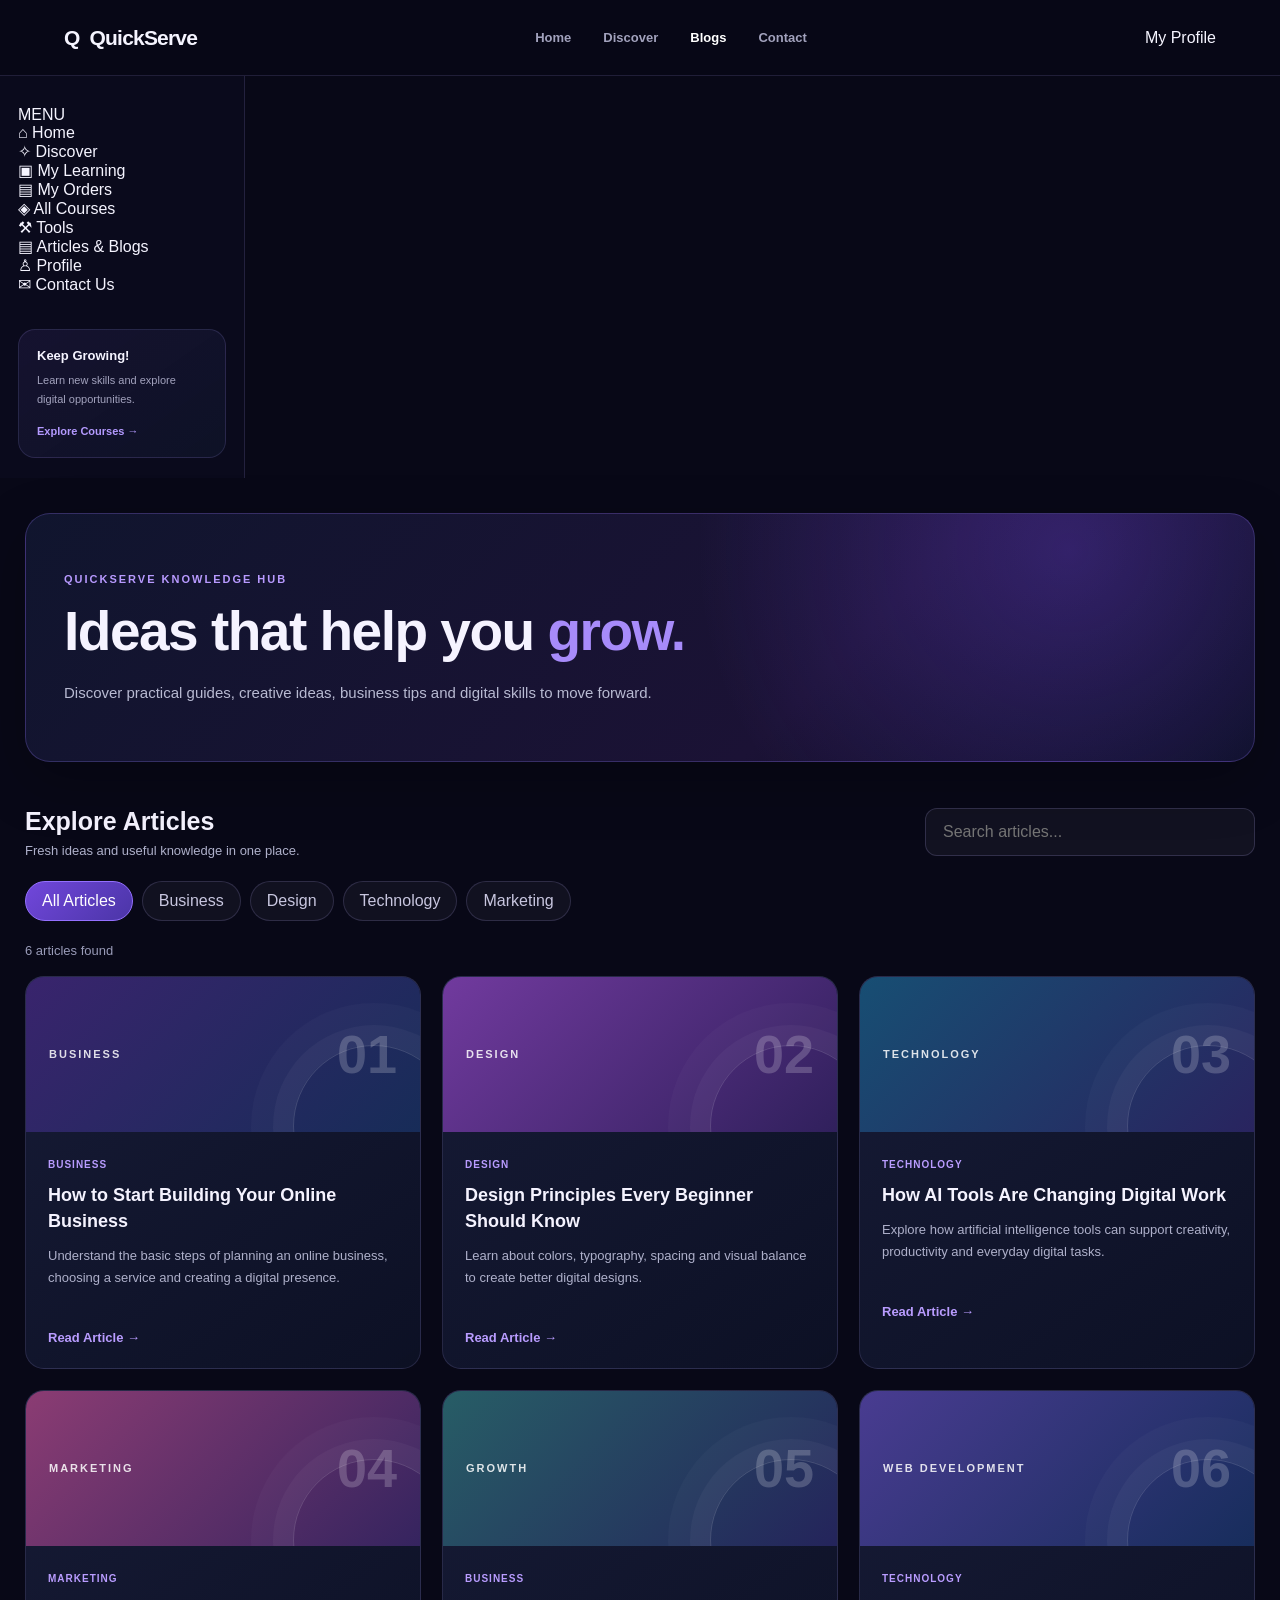
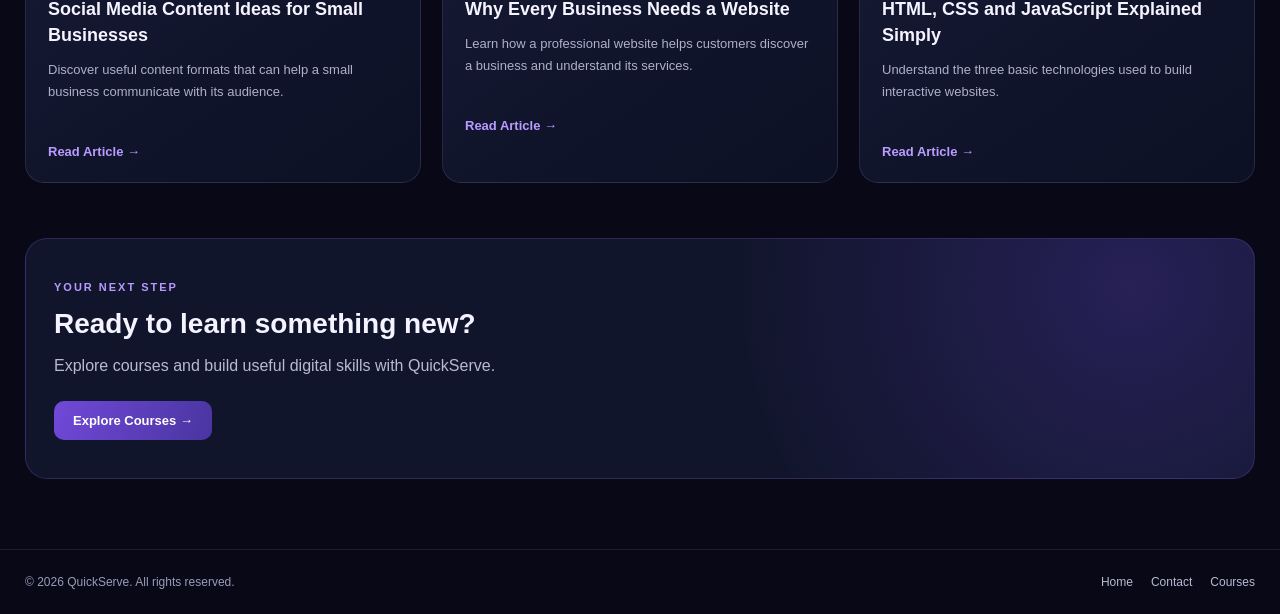
<file: blogs.html>
<!DOCTYPE html>
<html lang="en">
<head>
  <meta charset="UTF-8">
  <meta name="viewport" content="width=device-width, initial-scale=1.0">
  <meta name="description" content="Explore QuickServe articles, business tips, design guides and digital growth resources.">
  <title>Articles & Blogs | QuickServe</title>

  <link rel="stylesheet" href="style.css">
  <link rel="stylesheet" href="blogs.css">
</head>

<body>

<header class="topbar">
  <a href="index.html" class="brand">
    <span class="brand-logo">Q</span>
    <span>QuickServe</span>
  </a>

  <nav class="top-nav">
    <a href="index.html">Home</a>
    <a href="discover.html">Discover</a>
    <a href="blogs.html" class="active">Blogs</a>
    <a href="contact.html">Contact</a>
  </nav>

  <a href="profile.html" class="profile-link">My Profile</a>
</header>

<aside class="sidebar">
  <div class="sidebar-heading">MENU</div>
  <a href="index.html">⌂ Home</a>
  <a href="discover.html">✧ Discover</a>
  <a href="my-learning.html">▣ My Learning</a>
  <a href="my-orders.html">▤ My Orders</a>
  <a href="discover.html">◈ All Courses</a>
  <a href="tools.html">⚒ Tools</a>
  <a href="blogs.html" class="active">▤ Articles & Blogs</a>
  <a href="profile.html">♙ Profile</a>
  <a href="contact.html">✉ Contact Us</a>

  <div class="sidebar-promo">
    <h3>Keep Growing!</h3>
    <p>Learn new skills and explore digital opportunities.</p>
    <a href="discover.html">Explore Courses →</a>
  </div>
</aside>

<main class="blogs-page">

  <section class="blogs-hero">
    <span class="hero-label">QUICKSERVE KNOWLEDGE HUB</span>
    <h1>Ideas that help you <span>grow.</span></h1>
    <p>
      Discover practical guides, creative ideas, business tips
      and digital skills to move forward.
    </p>
  </section>

  <section class="blogs-toolbar">
    <div>
      <h2>Explore Articles</h2>
      <p>Fresh ideas and useful knowledge in one place.</p>
    </div>

    <input
      type="search"
      id="blogSearch"
      placeholder="Search articles..."
      aria-label="Search articles"
    >
  </section>

  <div class="blog-categories">
    <button class="blog-filter active" data-category="all">All Articles</button>
    <button class="blog-filter" data-category="business">Business</button>
    <button class="blog-filter" data-category="design">Design</button>
    <button class="blog-filter" data-category="technology">Technology</button>
    <button class="blog-filter" data-category="marketing">Marketing</button>
  </div>

  <div class="blog-results">
    <span id="blogCount">Loading articles...</span>
  </div>

  <section class="blogs-grid" id="blogsGrid">

    <article class="blog-card" data-category="business">
      <div class="blog-cover cover-business">
        <span>BUSINESS</span>
        <strong>01</strong>
      </div>
      <div class="blog-card-content">
        <span class="blog-tag">BUSINESS</span>
        <h3>How to Start Building Your Online Business</h3>
        <p>
          Understand the basic steps of planning an online business,
          choosing a service and creating a digital presence.
        </p>
        <a href="#article-business" class="blog-read">Read Article →</a>
      </div>
    </article>

    <article class="blog-card" data-category="design">
      <div class="blog-cover cover-design">
        <span>DESIGN</span>
        <strong>02</strong>
      </div>
      <div class="blog-card-content">
        <span class="blog-tag">DESIGN</span>
        <h3>Design Principles Every Beginner Should Know</h3>
        <p>
          Learn about colors, typography, spacing and visual balance
          to create better digital designs.
        </p>
        <a href="#article-design" class="blog-read">Read Article →</a>
      </div>
    </article>

    <article class="blog-card" data-category="technology">
      <div class="blog-cover cover-tech">
        <span>TECHNOLOGY</span>
        <strong>03</strong>
      </div>
      <div class="blog-card-content">
        <span class="blog-tag">TECHNOLOGY</span>
        <h3>How AI Tools Are Changing Digital Work</h3>
        <p>
          Explore how artificial intelligence tools can support
          creativity, productivity and everyday digital tasks.
        </p>
        <a href="#article-tech" class="blog-read">Read Article →</a>
      </div>
    </article>

    <article class="blog-card" data-category="marketing">
      <div class="blog-cover cover-marketing">
        <span>MARKETING</span>
        <strong>04</strong>
      </div>
      <div class="blog-card-content">
        <span class="blog-tag">MARKETING</span>
        <h3>Social Media Content Ideas for Small Businesses</h3>
        <p>
          Discover useful content formats that can help a small
          business communicate with its audience.
        </p>
        <a href="#article-marketing" class="blog-read">Read Article →</a>
      </div>
    </article>

    <article class="blog-card" data-category="business">
      <div class="blog-cover cover-growth">
        <span>GROWTH</span>
        <strong>05</strong>
      </div>
      <div class="blog-card-content">
        <span class="blog-tag">BUSINESS</span>
        <h3>Why Every Business Needs a Website</h3>
        <p>
          Learn how a professional website helps customers discover
          a business and understand its services.
        </p>
        <a href="#article-growth" class="blog-read">Read Article →</a>
      </div>
    </article>

    <article class="blog-card" data-category="technology">
      <div class="blog-cover cover-web">
        <span>WEB DEVELOPMENT</span>
        <strong>06</strong>
      </div>
      <div class="blog-card-content">
        <span class="blog-tag">TECHNOLOGY</span>
        <h3>HTML, CSS and JavaScript Explained Simply</h3>
        <p>
          Understand the three basic technologies used to build
          interactive websites.
        </p>
        <a href="#article-web" class="blog-read">Read Article →</a>
      </div>
    </article>

  </section>

  <div class="blogs-empty" id="blogsEmpty">
    <h3>No articles found</h3>
    <p>Try another search or category.</p>
  </div>

  <section class="blog-feature">
    <span>YOUR NEXT STEP</span>
    <h2>Ready to learn something new?</h2>
    <p>Explore courses and build useful digital skills with QuickServe.</p>
    <a href="discover.html">Explore Courses →</a>
  </section>

</main>

<footer class="site-footer">
  <p>© <span id="year"></span> QuickServe. All rights reserved.</p>
  <div>
    <a href="index.html">Home</a>
    <a href="contact.html">Contact</a>
    <a href="discover.html">Courses</a>
  </div>
</footer>

<script src="blogs.js"></script>
</body>
</html>
</file>
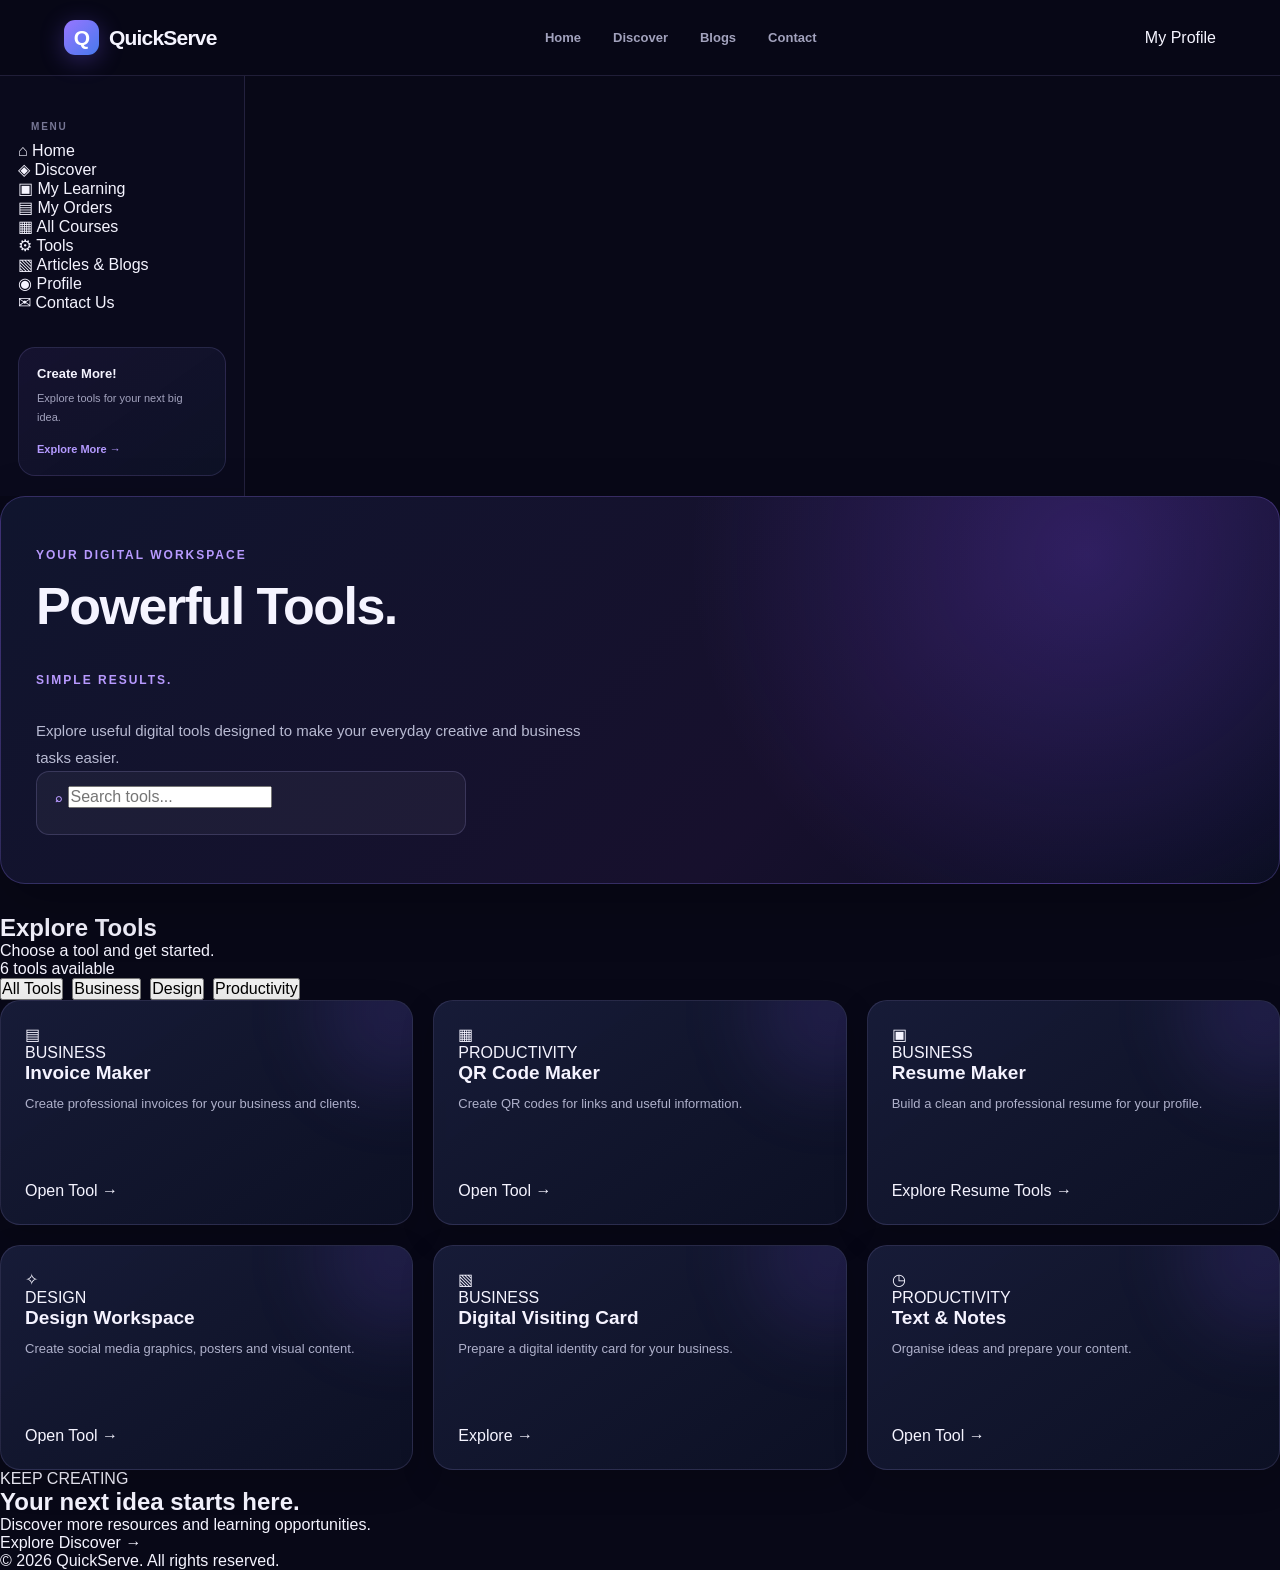
<file: tools.html>
<!DOCTYPE html>
<html lang="en">
<head>
  <meta charset="UTF-8">
  <meta name="viewport" content="width=device-width, initial-scale=1.0">
  <meta name="theme-color" content="#080c19">
  <title>Creative Tools | QuickServe</title>
  <link rel="stylesheet" href="style.css">
  <link rel="stylesheet" href="tools.css">
</head>
<body>

  <header class="topbar">
    <a href="index.html" class="brand">
      <span class="brand-icon">Q</span>
      <span>QuickServe</span>
    </a>
    <nav class="top-nav">
      <a href="index.html">Home</a>
      <a href="discover.html">Discover</a>
      <a href="blogs.html">Blogs</a>
      <a href="contact.html">Contact</a>
    </nav>
    <a href="profile.html" class="profile-link">My Profile</a>
  </header>

  <aside class="sidebar">
    <div class="sidebar-label">MENU</div>
    <a href="index.html">⌂ <span>Home</span></a>
    <a href="discover.html">◈ <span>Discover</span></a>
    <a href="my-learning.html">▣ <span>My Learning</span></a>
    <a href="my-orders.html">▤ <span>My Orders</span></a>
    <a href="discover.html">▦ <span>All Courses</span></a>
    <a href="tools.html" class="active">⚙ <span>Tools</span></a>
    <a href="blogs.html">▧ <span>Articles & Blogs</span></a>
    <a href="profile.html">◉ <span>Profile</span></a>
    <a href="contact.html">✉ <span>Contact Us</span></a>

    <div class="sidebar-promo">
      <h3>Create More!</h3>
      <p>Explore tools for your next big idea.</p>
      <a href="discover.html">Explore More →</a>
    </div>
  </aside>

  <main class="tools-main">

    <section class="tools-hero">
      <span class="tools-eyebrow">YOUR DIGITAL WORKSPACE</span>
      <h1>Powerful Tools.<br><span>Simple Results.</span></h1>
      <p>
        Explore useful digital tools designed to make your everyday
        creative and business tasks easier.
      </p>

      <div class="tools-search">
        <span>⌕</span>
        <input
          type="search"
          id="toolSearch"
          placeholder="Search tools..."
          aria-label="Search tools"
        >
      </div>
    </section>

    <section class="tools-section">
      <div class="tools-section-heading">
        <div>
          <h2>Explore Tools</h2>
          <p>Choose a tool and get started.</p>
        </div>
        <span id="toolsCount">0 Tools</span>
      </div>

      <div class="tools-filters">
        <button class="tool-filter active" data-filter="all">All Tools</button>
        <button class="tool-filter" data-filter="business">Business</button>
        <button class="tool-filter" data-filter="design">Design</button>
        <button class="tool-filter" data-filter="productivity">Productivity</button>
      </div>

      <div id="toolsGrid" class="tools-grid">

        <article class="tool-card" data-category="business">
          <div class="tool-card-icon">▤</div>
          <span class="tool-tag">BUSINESS</span>
          <h3>Invoice Maker</h3>
          <p>Create professional invoices for your business and clients.</p>
          <a href="https://saiyedashra62-lab.github.io/invoice-maker/" target="_blank" rel="noopener noreferrer">Open Tool →</a>
        </article>

        <article class="tool-card" data-category="productivity">
          <div class="tool-card-icon">▦</div>
          <span class="tool-tag">PRODUCTIVITY</span>
          <h3>QR Code Maker</h3>
          <p>Create QR codes for links and useful information.</p>
          <a href="https://www.qrcode-monkey.com/" target="_blank" rel="noopener noreferrer">Open Tool →</a>
        </article>

        <article class="tool-card" data-category="business">
          <div class="tool-card-icon">▣</div>
          <span class="tool-tag">BUSINESS</span>
          <h3>Resume Maker</h3>
          <p>Build a clean and professional resume for your profile.</p>
          <a href="discover.html">Explore Resume Tools →</a>
        </article>

        <article class="tool-card" data-category="design">
          <div class="tool-card-icon">✧</div>
          <span class="tool-tag">DESIGN</span>
          <h3>Design Workspace</h3>
          <p>Create social media graphics, posters and visual content.</p>
          <a href="https://www.canva.com/" target="_blank" rel="noopener noreferrer">Open Tool →</a>
        </article>

        <article class="tool-card" data-category="business">
          <div class="tool-card-icon">▧</div>
          <span class="tool-tag">BUSINESS</span>
          <h3>Digital Visiting Card</h3>
          <p>Prepare a digital identity card for your business.</p>
          <a href="discover.html">Explore →</a>
        </article>

        <article class="tool-card" data-category="productivity">
          <div class="tool-card-icon">◷</div>
          <span class="tool-tag">PRODUCTIVITY</span>
          <h3>Text & Notes</h3>
          <p>Organise ideas and prepare your content.</p>
          <a href="https://docs.google.com/" target="_blank" rel="noopener noreferrer">Open Tool →</a>
        </article>

      </div>

      <div id="toolsEmpty" class="tools-empty" hidden>
        <h3>No tools found</h3>
        <p>Try searching with another keyword.</p>
      </div>
    </section>

    <section class="tools-banner">
      <div>
        <span>KEEP CREATING</span>
        <h2>Your next idea starts here.</h2>
        <p>Discover more resources and learning opportunities.</p>
      </div>
      <a href="discover.html">Explore Discover →</a>
    </section>

  </main>

  <footer class="tools-footer">
    <p>© <span id="year"></span> QuickServe. All rights reserved.</p>
  </footer>

  <script type="module" src="tools.js"></script>
</body>
</html>
</file>
<file: style.css>
:root {
  --bg: #080817;
  --panel: #101126;
  --panel-light: #171a35;
  --purple: #9474ff;
  --blue: #568bff;
  --text: #f5f4ff;
  --muted: #a2a2bd;
  --border: rgba(174, 160, 255, .15);
  --glass: rgba(255,255,255,.055);
}

* {
  margin: 0;
  padding: 0;
  box-sizing: border-box;
}

html {
  scroll-behavior: smooth;
  scroll-padding-top: 90px;
}

body {
  font-family: 'Inter', sans-serif;
  background: var(--bg);
  color: var(--text);
  min-height: 100vh;
  overflow-x: hidden;
}

a {
  color: inherit;
  text-decoration: none;
}

button, input, select, textarea {
  font: inherit;
}

button, a {
  -webkit-tap-highlight-color: transparent;
}

.ambient {
  position: fixed;
  width: 500px;
  height: 500px;
  border-radius: 50%;
  filter: blur(100px);
  opacity: .17;
  pointer-events: none;
  z-index: -1;
}

.ambient-one {
  background: #693dff;
  top: -220px;
  left: 20%;
  animation: floatGlow 12s ease-in-out infinite alternate;
}

.ambient-two {
  background: #1459d9;
  bottom: -250px;
  right: -150px;
  animation: floatGlow 14s ease-in-out infinite alternate-reverse;
}

.sparkles {
  position: fixed;
  inset: 0;
  pointer-events: none;
  z-index: 5;
  opacity: .24;
  background-image:
    radial-gradient(circle, #fff 1px, transparent 1.5px),
    radial-gradient(circle, #a68aff 1px, transparent 1.5px),
    radial-gradient(circle, #6ba9ff 1px, transparent 1.5px);
  background-size: 125px 125px, 185px 185px, 240px 240px;
  background-position: 10px 20px, 80px 100px, 150px 30px;
  animation: sparkleMove 35s linear infinite;
}

@keyframes sparkleMove {
  from { background-position: 10px 20px, 80px 100px, 150px 30px; }
  to { background-position: 150px 200px, 240px 20px, 30px 220px; }
}

@keyframes floatGlow {
  from { transform: translate3d(-20px, 0, 0) scale(.9); }
  to { transform: translate3d(40px, 50px, 0) scale(1.15); }
}

@keyframes waveMove {
  from { transform: translateX(-4%) rotate(0deg); }
  to { transform: translateX(4%) rotate(3deg); }
}

@keyframes floatCard {
  0%, 100% { transform: translateY(0); }
  50% { transform: translateY(-12px); }
}

.topbar {
  height: 76px;
  position: sticky;
  top: 0;
  z-index: 20;
  display: flex;
  align-items: center;
  justify-content: space-between;
  padding: 0 5%;
  background: rgba(8,8,23,.82);
  backdrop-filter: blur(22px);
  border-bottom: 1px solid var(--border);
}

.brand {
  display: inline-flex;
  align-items: center;
  gap: 10px;
  font-size: 21px;
  font-weight: 800;
  letter-spacing: -.8px;
}

.brand-icon {
  display: grid;
  place-items: center;
  width: 35px;
  height: 35px;
  border-radius: 11px;
  background: linear-gradient(135deg, #9876ff, #4779ed);
  color: white;
  box-shadow: 0 5px 25px #7956ff55;
}

.brand-accent {
  color: #a58aff;
}

.top-nav {
  display: flex;
  align-items: center;
  gap: 32px;
}

.top-nav a {
  color: var(--muted);
  font-size: 13px;
  font-weight: 600;
  transition: .25s;
}

.top-nav a:hover,
.top-nav a.active {
  color: white;
}

.top-actions {
  display: flex;
  align-items: center;
  gap: 12px;
}

.profile-button {
  padding: 11px 18px;
  border: 1px solid var(--border);
  border-radius: 12px;
  background: var(--glass);
  font-size: 12px;
  font-weight: 700;
  transition: .25s;
}

.profile-button:hover {
  border-color: var(--purple);
  box-shadow: 0 0 20px #8764ff33;
}

.mobile-menu {
  display: none;
  background: transparent;
  border: 1px solid var(--border);
  color: white;
  border-radius: 9px;
  padding: 8px 12px;
  cursor: pointer;
}

.app-layout {
  display: flex;
  min-height: calc(100vh - 76px);
}

.sidebar {
  width: 245px;
  flex-shrink: 0;
  padding: 30px 18px 20px;
  border-right: 1px solid var(--border);
  background: rgba(12,12,31,.66);
  display: flex;
  flex-direction: column;
}

.sidebar-label {
  color: #777795;
  font-size: 10px;
  font-weight: 800;
  letter-spacing: 1.8px;
  padding: 15px 13px 10px;
}

.side-link {
  display: flex;
  align-items: center;
  gap: 13px;
  padding: 12px 13px;
  border-radius: 11px;
  color: var(--muted);
  font-size: 13px;
  font-weight: 600;
  margin-bottom: 4px;
  transition: .25s;
}

.side-link span {
  width: 20px;
  font-size: 18px;
  color: #a58aff;
  text-align: center;
}

.side-link:hover,
.side-link.active {
  background: linear-gradient(100deg, #8b65ff27, #477bff12);
  color: white;
}

.side-link.active {
  border: 1px solid #9875ff30;
}

.sidebar-bottom {
  margin-top: auto;
}

.sidebar-promo {
  margin-top: 35px;
  padding: 18px;
  border: 1px solid var(--border);
  border-radius: 17px;
  background: linear-gradient(145deg, #28204d66, #10172d99);
}

.promo-icon {
  color: #b49aff;
  font-size: 23px;
  margin-bottom: 12px;
}

.sidebar-promo h3 {
  font-size: 13px;
  margin-bottom: 8px;
}

.sidebar-promo p {
  color: var(--muted);
  font-size: 11px;
  line-height: 1.7;
  margin-bottom: 13px;
}

.sidebar-promo a {
  font-size: 11px;
  color: #b49aff;
  font-weight: 700;
}

.sidebar-version {
  color: #62627d;
  font-size: 9px;
  letter-spacing: 1.2px;
  margin: 22px 8px 0;
}

.main-content {
  width: calc(100% - 245px);
  min-width: 0;
  padding: 35px 5% 0;
}

.hero {
  min-height: 465px;
  display: grid;
  grid-template-columns: 1.1fr .9fr;
  align-items: center;
  gap: 30px;
  padding: 38px 0 55px;
}

.hero-content {
  max-width: 620px;
}

.eyebrow,
.section-kicker {
  display: inline-flex;
  align-items: center;
  gap: 9px;
  color: #ae96ff;
  font-size: 10px;
  font-weight: 800;
  letter-spacing: 2px;
}

.status-dot {
  width: 7px;
  height: 7px;
  border-radius: 50%;
  background: #8bffce;
  box-shadow: 0 0 12px #8bffce;
}

.hero h1 {
  font-size: clamp(42px, 5.2vw, 68px);
  line-height: 1.12;
  letter-spacing: -3px;
  margin: 23px 0 20px;
}

.gradient-text {
  background: linear-gradient(100deg, #bd9dff, #6e9dff);
  -webkit-background-clip: text;
  background-clip: text;
  color: transparent;
}

.hero-description {
  color: var(--muted);
  max-width: 470px;
  line-height: 1.85;
  font-size: 14px;
}

.hero-buttons {
  display: flex;
  flex-wrap: wrap;
  gap: 13px;
  margin-top: 28px;
}

.btn {
  display: inline-flex;
  align-items: center;
  justify-content: center;
  gap: 12px;
  border-radius: 12px;
  padding: 14px 20px;
  font-size: 12px;
  font-weight: 800;
  cursor: pointer;
  border: 1px solid transparent;
  transition: .3s;
  position: relative;
  overflow: hidden;
}

.btn::after {
  content: "";
  position: absolute;
  width: 20px;
  height: 100px;
  top: -30px;
  left: -50px;
  transform: rotate(25deg);
  background: #ffffff40;
  transition: .5s;
}

.btn:hover::after {
  left: 120%;
}

.btn-primary {
  background: linear-gradient(110deg, #9169ff, #477dff);
  color: white;
  box-shadow: 0 9px 28px #7555ff38;
}

.btn-primary:hover {
  transform: translateY(-3px);
  box-shadow: 0 13px 35px #7555ff66;
}

.btn-glass {
  color: white;
  border-color: var(--border);
  background: rgba(255,255,255,.05);
  backdrop-filter: blur(15px);
}

.btn-glass:hover {
  border-color: #9c80ff;
  background: #8c6aff20;
  transform: translateY(-3px);
}

.hero-trust {
  display: flex;
  flex-wrap: wrap;
  gap: 19px;
  margin-top: 28px;
  color: #9696b0;
  font-size: 10px;
}

.hero-visual {
  min-height: 370px;
  position: relative;
  display: grid;
  place-items: center;
  overflow: hidden;
}

.orb {
  position: absolute;
  border-radius: 50%;
  filter: blur(2px);
}

.orb-large {
  width: 270px;
  height: 270px;
  background: radial-gradient(circle at 30% 30%, #9b7aff, #5142ae 45%, #11172e 75%);
  box-shadow: 0 0 100px #7755ff55, inset -20px -25px 50px #08081788;
  animation: floatCard 6s ease-in-out infinite;
}

.orb-small {
  width: 90px;
  height: 90px;
  right: 9%;
  top: 10%;
  background: radial-gradient(circle at 30% 30%, #a9c7ff, #456bda 65%, #17234c);
  box-shadow: 0 0 40px #4e83ff66;
  animation: floatCard 5s ease-in-out infinite reverse;
}

.hero-glass-card {
  position: relative;
  z-index: 2;
  width: min(290px, 80%);
  padding: 22px;
  border: 1px solid #ffffff32;
  border-radius: 22px;
  background: linear-gradient(135deg, #ffffff1c, #ffffff05);
  backdrop-filter: blur(25px);
  box-shadow: 0 25px 65px #05050f77;
  transform: rotate(-5deg);
  animation: floatCard 7s ease-in-out infinite;
}

.glass-top {
  display: flex;
  justify-content: space-between;
  color: #b6a4ff;
  font-size: 9px;
  font-weight: 800;
  letter-spacing: 2px;
}

.glass-symbol {
  display: grid;
  place-items: center;
  width: 90px;
  height: 90px;
  border-radius: 25px;
  margin: 32px auto 23px;
  font-size: 54px;
  font-weight: 800;
  background: linear-gradient(135deg, #987aff, #477bff);
  box-shadow: 0 0 40px #8661ff55;
}

.hero-glass-card h3 {
  text-align: center;
  font-size: 17px;
}

.hero-glass-card p {
  color: #b6a4ff;
  font-size: 10px;
  text-align: center;
  margin-top: 10px;
  letter-spacing: 1px;
}

.floating-card {
  position: absolute;
  z-index: 3;
  display: flex;
  align-items: center;
  gap: 10px;
  padding: 12px 15px;
  border: 1px solid #ffffff26;
  border-radius: 13px;
  background: #17172cce;
  backdrop-filter: blur(18px);
  box-shadow: 0 12px 30px #0006;
  animation: floatCard 5s ease-in-out infinite;
}

.card-one {
  top: 14%;
  left: 0;
}

.card-two {
  bottom: 12%;
  right: 0;
  animation-delay: -2s;
}

.floating-icon {
  color: #b79fff;
  font-size: 22px;
}

.floating-card strong,
.floating-card small {
  display: block;
}

.floating-card strong {
  font-size: 10px;
}

.floating-card small {
  color: var(--muted);
  font-size: 9px;
  margin-top: 4px;
}

.stats-grid {
  display: grid;
  grid-template-columns: repeat(4, 1fr);
  gap: 14px;
  margin: 10px 0 75px;
}

.stat-card {
  display: grid;
  grid-template-columns: 38px 1fr;
  align-items: center;
  padding: 19px;
  border: 1px solid var(--border);
  border-radius: 15px;
  background: var(--glass);
  backdrop-filter: blur(15px);
}

.stat-card span {
  grid-row: span 2;
  color: #b19aff;
  font-size: 22px;
}

.stat-card strong {
  font-size: 13px;
}

.stat-card small {
  color: var(--muted);
  font-size: 10px;
  margin-top: 5px;
}

.content-section {
  margin-bottom: 80px;
}

.section-heading {
  display: flex;
  align-items: end;
  justify-content: space-between;
  gap: 20px;
  margin-bottom: 25px;
}

.section-heading h2,
.learning-banner h2 {
  font-size: clamp(24px, 3vw, 34px);
  letter-spacing: -1.1px;
  margin: 9px 0;
}

.section-heading p,
.learning-banner p {
  color: var(--muted);
  font-size: 12px;
  line-height: 1.8;
}

.text-link {
  color: #b6a1ff;
  font-size: 11px;
  font-weight: 700;
  white-space: nowrap;
}

.service-grid {
  display: grid;
  grid-template-columns: repeat(4, minmax(0, 1fr));
  gap: 15px;
}

.service-card {
  min-height: 205px;
  padding: 21px;
  border: 1px solid var(--border);
  border-radius: 17px;
  background: linear-gradient(145deg, #17172eaa, #0f1023cc);
  transition: .3s;
  position: relative;
  overflow: hidden;
}

.service-card::before {
  content: "";
  position: absolute;
  width: 150px;
  height: 150px;
  border-radius: 50%;
  background: #7755ff16;
  filter: blur(35px);
  top: -90px;
  right: -70px;
}

.service-card:hover {
  transform: translateY(-6px);
  border-color: #9977ff88;
  box-shadow: 0 18px 40px #0005, 0 0 22px #8866ff16;
}

.service-icon {
  display: grid;
  place-items: center;
  width: 43px;
  height: 43px;
  border-radius: 13px;
  background: linear-gradient(135deg, #8c6bff33, #477bff22);
  color: #c0aaff;
  font-size: 22px;
  margin-bottom: 18px;
}

.service-card h3 {
  font-size: 13px;
  margin-bottom: 9px;
}

.service-card p {
  color: var(--muted);
  font-size: 10px;
  line-height: 1.7;
  min-height: 34px;
}

.service-card strong {
  display: block;
  color: #b9a2ff;
  font-size: 10px;
  margin-top: 14px;
}

.learning-banner {
  display: flex;
  align-items: center;
  justify-content: space-between;
  gap: 30px;
  padding: 38px;
  margin-bottom: 80px;
  border: 1px solid #9a7aff38;
  border-radius: 22px;
  background:
    radial-gradient(ellipse at 90% 10%, #7655ff33, transparent 45%),
    linear-gradient(120deg, #17152f, #101c36);
  position: relative;
  overflow: hidden;
}

.learning-banner p {
  max-width: 450px;
  margin-bottom: 22px;
}

.banner-art {
  width: 170px;
  height: 170px;
  flex-shrink: 0;
  border-radius: 40px;
  display: grid;
  place-items: center;
  position: relative;
  background: linear-gradient(135deg, #a184ff, #426cde);
  box-shadow: 0 15px 55px #7555ff55;
  transform: rotate(9deg);
}

.banner-art span {
  font-size: 100px;
  font-weight: 800;
  color: #ffffffd9;
}

.banner-art i,
.banner-art b {
  position: absolute;
  color: white;
  font-size: 24px;
}

.banner-art i {
  top: 10px;
  right: 16px;
}

.banner-art b {
  bottom: 15px;
  left: 16px;
}

.steps-grid {
  display: grid;
  grid-template-columns: repeat(3, 1fr);
  gap: 15px;
}

.step-card {
  padding: 25px;
  border: 1px solid var(--border);
  border-radius: 16px;
  background: var(--glass);
}

.step-card span {
  color: #a58aff;
  font-size: 12px;
  font-weight: 800;
  letter-spacing: 2px;
}

.step-card h3 {
  font-size: 16px;
  margin: 17px 0 9px;
}

.step-card p {
  color: var(--muted);
  font-size: 11px;
  line-height: 1.8;
}

.order-form {
  padding: 28px;
  border: 1px solid var(--border);
  border-radius: 20px;
  background: linear-gradient(145deg, #17172eaa, #0e1024);
}

.form-row {
  display: grid;
  grid-template-columns: 1fr 1fr;
  gap: 18px;
}

.order-form label {
  display: block;
  color: #d8d5ee;
  font-size: 11px;
  font-weight: 700;
  margin-bottom: 19px;
}

.order-form input,
.order-form select,
.order-form textarea {
  display: block;
  width: 100%;
  margin-top: 9px;
  padding: 14px;
  border: 1px solid var(--border);
  border-radius: 10px;
  outline: none;
  color: white;
  background: #090a1c;
  font-size: 12px;
  transition: .25s;
}

.order-form input:focus,
.order-form select:focus,
.order-form textarea:focus {
  border-color: #9875ff;
  box-shadow: 0 0 0 3px #9875ff1a;
}

.order-form select option {
  background: #101126;
}

.order-form textarea {
  resize: vertical;
}

.order-form input::placeholder,
.order-form textarea::placeholder {
  color: #77778f;
}

.form-submit {
  border: 0;
}

.form-message {
  color: #a9a0c9;
  font-size: 11px;
  margin-top: 14px;
}

.footer {
  padding: 35px 0;
  border-top: 1px solid var(--border);
  text-align: center;
}

.footer .brand {
  justify-content: center;
}

.footer p {
  color: var(--muted);
  font-size: 11px;
  margin: 15px 0;
}

.footer-links {
  display: flex;
  justify-content: center;
  flex-wrap: wrap;
  gap: 22px;
  margin: 20px 0;
}

.footer-links a {
  color: #aaa8c4;
  font-size: 11px;
}

.footer-links a:hover {
  color: white;
}

.footer small {
  color: #676780;
  font-size: 9px;
}

/* Ripple effect for buttons */
.btn,
.profile-button,
.service-card {
  -webkit-tap-highlight-color: transparent;
}

@media (max-width: 1100px) {
  .sidebar {
    width: 210px;
  }

  .main-content {
    width: calc(100% - 210px);
    padding-left: 4%;
    padding-right: 4%;
  }

  .service-grid {
    grid-template-columns: repeat(2, minmax(0, 1fr));
  }

  .hero h1 {
    font-size: 53px;
  }
}

@media (max-width: 760px) {
  .topbar {
    height: 65px;
    padding: 0 18px;
  }

  .top-nav {
    display: none;
    position: absolute;
    top: 65px;
    left: 0;
    right: 0;
    padding: 18px;
    background: #101126f5;
    border-bottom: 1px solid var(--border);
    flex-direction: column;
    align-items: flex-start;
    gap: 18px;
  }

  .top-nav.open {
    display: flex;
  }

  .profile-button {
    padding: 9px 12px;
    font-size: 10px;
  }

  .mobile-menu {
    display: block;
  }

  .app-layout {
    display: block;
  }

  .sidebar {
    display: none;
    width: 100%;
    border-right: 0;
    border-bottom: 1px solid var(--border);
    padding: 15px 18px;
  }

  .sidebar.open {
    display: flex;
  }

  .sidebar-bottom {
    display: none;
  }

  .main-content {
    width: 100%;
    padding: 22px 18px 0;
  }

  .hero {
    grid-template-columns: 1fr;
    padding: 30px 0 25px;
    gap: 10px;
  }

  .hero h1 {
    font-size: clamp(42px, 12vw, 59px);
    letter-spacing: -2px;
  }

  .hero-description {
    font-size: 12px;
  }

  .hero-visual {
    min-height: 330px;
  }

  .orb-large {
    width: 220px;
    height: 220px;
  }

  .hero-trust {
    gap: 12px;
    font-size: 9px;
  }

  .stats-grid {
    grid-template-columns: repeat(2, 1fr);
    gap: 10px;
    margin: 25px 0 55px;
  }

  .stat-card {
    padding: 14px;
  }

  .content-section {
    margin-bottom: 55px;
  }

  .service-grid {
    grid-template-columns: repeat(2, minmax(0, 1fr));
    gap: 10px;
  }

  .service-card {
    min-height: 195px;
    padding: 15px;
  }

  .service-card h3 {
    font-size: 12px;
  }

  .section-heading {
    align-items: flex-start;
  }

  .section-heading h2,
  .learning-banner h2 {
    font-size: 25px;
  }

  .learning-banner {
    padding: 25px;
    margin-bottom: 55px;
  }

  .banner-art {
    width: 100px;
    height: 100px;
    border-radius: 25px;
  }

  .banner-art span {
    font-size: 62px;
  }

  .steps-grid {
    grid-template-columns: 1fr;
  }

  .form-row {
    grid-template-columns: 1fr;
    gap: 0;
  }

  .order-form {
    padding: 19px;
  }
}

@media (max-width: 390px) {
  .brand {
    font-size: 18px;
  }

  .profile-button {
    display: none;
  }

  .service-card {
    padding: 12px;
  }

  .service-card p {
    font-size: 9px;
  }

  .learning-banner {
    padding: 18px;
  }

  .banner-art {
    width: 75px;
    height: 75px;
  }

  .banner-art span {
    font-size: 48px;
  }
}

@media (prefers-reduced-motion: reduce) {
  *, *::before, *::after {
    animation-duration: .01ms !important;
    animation-iteration-count: 1 !important;
    scroll-behavior: auto !important;
    transition-duration: .01ms !important;
  }
                              }
</file>
<file: blogs.css>
/* QUICK SERVE BLOGS PAGE */

.blogs-page {
  min-height: 100vh;
  padding: 35px 25px 70px;
  color: #f5f3ff;
}

.blogs-hero {
  position: relative;
  overflow: hidden;
  padding: 55px 38px;
  margin-bottom: 45px;
  border: 1px solid rgba(153, 123, 255, .25);
  border-radius: 25px;
  background:
    radial-gradient(circle at 85% 15%, rgba(124, 77, 255, .28), transparent 35%),
    linear-gradient(135deg, #10152e, #1b1235 65%, #090d20);
  box-shadow: 0 20px 55px rgba(0, 0, 0, .25);
}

.hero-label,
.blog-feature > span {
  display: inline-block;
  margin-bottom: 15px;
  color: #b89aff;
  font-size: 11px;
  font-weight: 800;
  letter-spacing: 2px;
}

.blogs-hero h1 {
  max-width: 700px;
  margin: 0 0 15px;
  font-size: clamp(34px, 5vw, 55px);
  line-height: 1.15;
  letter-spacing: -1.5px;
}

.blogs-hero h1 span {
  color: #a78bfa;
}

.blogs-hero p {
  max-width: 590px;
  color: #b8bad2;
  font-size: 15px;
  line-height: 1.8;
}

.blogs-toolbar {
  display: flex;
  align-items: center;
  justify-content: space-between;
  flex-wrap: wrap;
  gap: 18px;
  margin-bottom: 23px;
}

.blogs-toolbar h2 {
  margin: 0 0 7px;
  font-size: 25px;
}

.blogs-toolbar p {
  margin: 0;
  color: #aeb0ca;
  font-size: 13px;
}

#blogSearch {
  width: 100%;
  max-width: 330px;
  padding: 14px 17px;
  color: #fff;
  border: 1px solid rgba(160, 150, 220, .22);
  border-radius: 12px;
  outline: none;
  background: rgba(255, 255, 255, .045);
}

#blogSearch:focus {
  border-color: #9b7aff;
  box-shadow: 0 0 0 3px rgba(155, 122, 255, .13);
}

.blog-categories {
  display: flex;
  flex-wrap: wrap;
  gap: 9px;
  margin-bottom: 22px;
}

.blog-filter {
  padding: 10px 16px;
  color: #c8c6df;
  border: 1px solid rgba(160, 150, 220, .2);
  border-radius: 30px;
  background: rgba(255, 255, 255, .04);
  cursor: pointer;
  transition: .25s ease;
}

.blog-filter:hover,
.blog-filter.active {
  color: #fff;
  border-color: #9470ff;
  background: linear-gradient(135deg, #7147db, #4b35a7);
}

.blog-results {
  margin: 18px 0;
  color: #999bb8;
  font-size: 13px;
}

.blogs-grid {
  display: grid;
  grid-template-columns: repeat(3, minmax(0, 1fr));
  gap: 21px;
}

.blog-card {
  overflow: hidden;
  border: 1px solid rgba(160, 150, 220, .17);
  border-radius: 19px;
  background: linear-gradient(145deg, rgba(25, 30, 59, .9), rgba(13, 17, 37, .96));
  transition: .3s ease;
}

.blog-card:hover {
  transform: translateY(-6px);
  border-color: rgba(157, 125, 255, .55);
  box-shadow: 0 18px 40px rgba(67, 43, 150, .2);
}

.blog-cover {
  position: relative;
  display: flex;
  align-items: center;
  justify-content: space-between;
  min-height: 155px;
  padding: 23px;
  overflow: hidden;
}

.blog-cover::after {
  content: "";
  position: absolute;
  width: 160px;
  height: 160px;
  right: -35px;
  bottom: -75px;
  border: 1px solid rgba(255, 255, 255, .15);
  border-radius: 50%;
  box-shadow: 0 0 0 20px rgba(255, 255, 255, .035),
              0 0 0 42px rgba(255, 255, 255, .025);
}

.blog-cover span {
  z-index: 1;
  color: rgba(255, 255, 255, .85);
  font-size: 11px;
  font-weight: 800;
  letter-spacing: 2px;
}

.blog-cover strong {
  z-index: 1;
  color: rgba(255, 255, 255, .2);
  font-size: 54px;
}

.cover-business {
  background: linear-gradient(135deg, #39246d, #172c58);
}

.cover-design {
  background: linear-gradient(135deg, #713a9e, #30205c);
}

.cover-tech {
  background: linear-gradient(135deg, #174e73, #29245f);
}

.cover-marketing {
  background: linear-gradient(135deg, #8b3c73, #35245f);
}

.cover-growth {
  background: linear-gradient(135deg, #275d66, #24245b);
}

.cover-web {
  background: linear-gradient(135deg, #493c91, #172d5c);
}

.blog-card-content {
  padding: 22px;
}

.blog-tag {
  display: inline-block;
  margin-bottom: 12px;
  color: #b99cff;
  font-size: 10px;
  font-weight: 800;
  letter-spacing: 1px;
}

.blog-card-content h3 {
  margin: 0 0 11px;
  color: #f5f3ff;
  font-size: 18px;
  line-height: 1.45;
}

.blog-card-content p {
  min-height: 65px;
  margin: 0 0 18px;
  color: #aeb0ca;
  font-size: 13px;
  line-height: 1.7;
}

.blog-read {
  color: #b99cff;
  font-size: 13px;
  font-weight: 700;
  text-decoration: none;
}

.blog-read:hover {
  color: #fff;
}

.blogs-empty {
  display: none;
  padding: 40px 20px;
  color: #aeb0ca;
  border: 1px dashed rgba(160, 150, 220, .3);
  border-radius: 17px;
  text-align: center;
}

.blogs-empty.show {
  display: block;
}

.blog-card.hidden {
  display: none;
}

.blog-feature {
  margin-top: 55px;
  padding: 38px 28px;
  border: 1px solid rgba(153, 123, 255, .2);
  border-radius: 22px;
  background:
    radial-gradient(circle at 90% 20%, rgba(124, 77, 255, .2), transparent 35%),
    #11152c;
}

.blog-feature h2 {
  margin: 0 0 12px;
  font-size: 28px;
}

.blog-feature p {
  margin-bottom: 22px;
  color: #b8bad2;
  line-height: 1.7;
}

.blog-feature a {
  display: inline-block;
  padding: 12px 19px;
  color: #fff;
  border-radius: 10px;
  background: linear-gradient(110deg, #7149d8, #4935a0);
  font-size: 13px;
  font-weight: 700;
  text-decoration: none;
}

.site-footer {
  display: flex;
  justify-content: space-between;
  flex-wrap: wrap;
  gap: 15px;
  padding: 25px;
  color: #999bb8;
  border-top: 1px solid rgba(160, 150, 220, .15);
  font-size: 12px;
}

.site-footer div {
  display: flex;
  gap: 18px;
}

.site-footer a {
  color: #b8bad2;
  text-decoration: none;
}

@media (max-width: 1000px) {
  .blogs-grid {
    grid-template-columns: repeat(2, minmax(0, 1fr));
  }
}

@media (max-width: 650px) {
  .blogs-page {
    padding: 25px 15px 50px;
  }

  .blogs-hero {
    padding: 35px 22px;
    border-radius: 19px;
  }

  .blogs-hero h1 {
    font-size: 35px;
  }

  .blogs-toolbar {
    align-items: stretch;
  }

  #blogSearch {
    max-width: none;
  }

  .blog-categories {
    gap: 7px;
  }

  .blog-filter {
    padding: 9px 12px;
    font-size: 12px;
  }

  .blogs-grid {
    grid-template-columns: 1fr;
    gap: 15px;
  }

  .blog-feature {
    padding: 28px 20px;
  }

  .site-footer {
    flex-direction: column;
  }
}

@media (prefers-reduced-motion: reduce) {
  .blog-card,
  .blog-filter {
    transition: none;
  }
}
</file>
<file: tools.css>
/* QUICK SERVE TOOLS PAGE */

.tools-page {
  min-height: 100vh;
  padding: 35px 24px 70px;
  color: #f5f5ff;
}

.tools-hero {
  position: relative;
  overflow: hidden;
  padding: 48px 35px;
  margin-bottom: 30px;
  border: 1px solid rgba(153, 123, 255, 0.25);
  border-radius: 25px;
  background:
    radial-gradient(circle at 85% 15%, rgba(124, 77, 255, .25), transparent 35%),
    linear-gradient(135deg, #10152e, #17102d 65%, #090d20);
  box-shadow: 0 20px 55px rgba(0, 0, 0, .25);
}

.tools-hero h1 {
  max-width: 650px;
  margin: 0 0 14px;
  font-size: clamp(32px, 5vw, 52px);
  line-height: 1.15;
  letter-spacing: -1.5px;
}

.tools-hero p {
  max-width: 580px;
  color: #b8bad2;
  line-height: 1.8;
  font-size: 15px;
}

.tools-hero span {
  display: inline-block;
  margin-bottom: 15px;
  color: #b89aff;
  font-size: 12px;
  font-weight: 800;
  letter-spacing: 2px;
  text-transform: uppercase;
}

.tools-toolbar {
  display: flex;
  flex-wrap: wrap;
  align-items: center;
  justify-content: space-between;
  gap: 15px;
  margin: 25px 0;
}

.tools-search {
  flex: 1;
  min-width: 220px;
  max-width: 430px;
  padding: 14px 18px;
  color: #fff;
  border: 1px solid rgba(160, 150, 220, .22);
  border-radius: 13px;
  outline: none;
  background: rgba(255, 255, 255, .045);
  transition: .25s ease;
}

.tools-search:focus {
  border-color: #9b7aff;
  box-shadow: 0 0 0 3px rgba(155, 122, 255, .13);
}

.tools-filters {
  display: flex;
  flex-wrap: wrap;
  gap: 9px;
}

.tools-filter {
  padding: 10px 16px;
  color: #c8c6df;
  border: 1px solid rgba(160, 150, 220, .2);
  border-radius: 30px;
  background: rgba(255, 255, 255, .04);
  cursor: pointer;
  transition: .25s ease;
}

.tools-filter:hover,
.tools-filter.active {
  color: #fff;
  border-color: #9470ff;
  background: linear-gradient(135deg, #7147db, #4b35a7);
  box-shadow: 0 5px 20px rgba(111, 71, 219, .25);
}

.tools-count {
  margin: 20px 0;
  color: #999bb8;
  font-size: 13px;
}

.tools-grid {
  display: grid;
  grid-template-columns: repeat(3, minmax(0, 1fr));
  gap: 20px;
}

.tool-card {
  position: relative;
  display: flex;
  flex-direction: column;
  min-height: 225px;
  padding: 24px;
  overflow: hidden;
  border: 1px solid rgba(160, 150, 220, .17);
  border-radius: 20px;
  background: linear-gradient(145deg, rgba(25, 30, 59, .9), rgba(13, 17, 37, .95));
  box-shadow: 0 12px 35px rgba(0, 0, 0, .16);
  transition: transform .3s ease, border-color .3s ease, box-shadow .3s ease;
}

.tool-card::before {
  content: "";
  position: absolute;
  top: -70px;
  right: -65px;
  width: 160px;
  height: 160px;
  border-radius: 50%;
  background: rgba(130, 90, 255, .12);
  filter: blur(35px);
  pointer-events: none;
}

.tool-card:hover {
  transform: translateY(-7px);
  border-color: rgba(157, 125, 255, .55);
  box-shadow: 0 18px 45px rgba(67, 43, 150, .2);
}

.tool-icon {
  display: flex;
  align-items: center;
  justify-content: center;
  width: 54px;
  height: 54px;
  margin-bottom: 19px;
  border: 1px solid rgba(171, 145, 255, .25);
  border-radius: 16px;
  background: linear-gradient(145deg, rgba(130, 91, 255, .23), rgba(64, 79, 170, .15));
  font-size: 25px;
}

.tool-card h3 {
  margin: 0 0 9px;
  color: #f5f3ff;
  font-size: 19px;
}

.tool-card p {
  flex: 1;
  margin: 0 0 20px;
  color: #aeb0ca;
  font-size: 13px;
  line-height: 1.7;
}

.tool-category {
  display: inline-block;
  align-self: flex-start;
  margin-bottom: 13px;
  padding: 5px 10px;
  color: #c3aaff;
  border: 1px solid rgba(157, 125, 255, .2);
  border-radius: 20px;
  background: rgba(132, 91, 255, .09);
  font-size: 10px;
  font-weight: 700;
  text-transform: uppercase;
  letter-spacing: .7px;
}

.tool-link {
  display: inline-flex;
  align-items: center;
  justify-content: center;
  gap: 8px;
  width: 100%;
  padding: 12px 15px;
  color: #fff;
  border: 1px solid rgba(177, 151, 255, .35);
  border-radius: 11px;
  background: linear-gradient(110deg, #7149d8, #4935a0);
  font-size: 13px;
  font-weight: 700;
  text-decoration: none;
  transition: .25s ease;
}

.tool-link:hover {
  transform: translateY(-2px);
  box-shadow: 0 7px 22px rgba(111, 71, 219, .3);
  filter: brightness(1.12);
}

.tools-empty {
  display: none;
  padding: 45px 20px;
  color: #aeb0ca;
  border: 1px dashed rgba(160, 150, 220, .3);
  border-radius: 18px;
  text-align: center;
}

.tools-empty.show {
  display: block;
}

.tool-card.hidden {
  display: none;
}

/* RESPONSIVE */

@media (max-width: 1000px) {
  .tools-grid {
    grid-template-columns: repeat(2, minmax(0, 1fr));
  }
}

@media (max-width: 650px) {
  .tools-page {
    padding: 25px 15px 50px;
  }

  .tools-hero {
    padding: 32px 22px;
    border-radius: 19px;
  }

  .tools-hero h1 {
    font-size: 34px;
  }

  .tools-toolbar {
    align-items: stretch;
  }

  .tools-search {
    max-width: none;
    width: 100%;
  }

  .tools-filters {
    gap: 7px;
  }

  .tools-filter {
    padding: 9px 12px;
    font-size: 12px;
  }

  .tools-grid {
    grid-template-columns: 1fr;
    gap: 14px;
  }

  .tool-card {
    min-height: 210px;
    padding: 21px;
  }
}

@media (prefers-reduced-motion: reduce) {
  .tool-card,
  .tool-link,
  .tools-filter {
    transition: none;
  }
}
</file>
